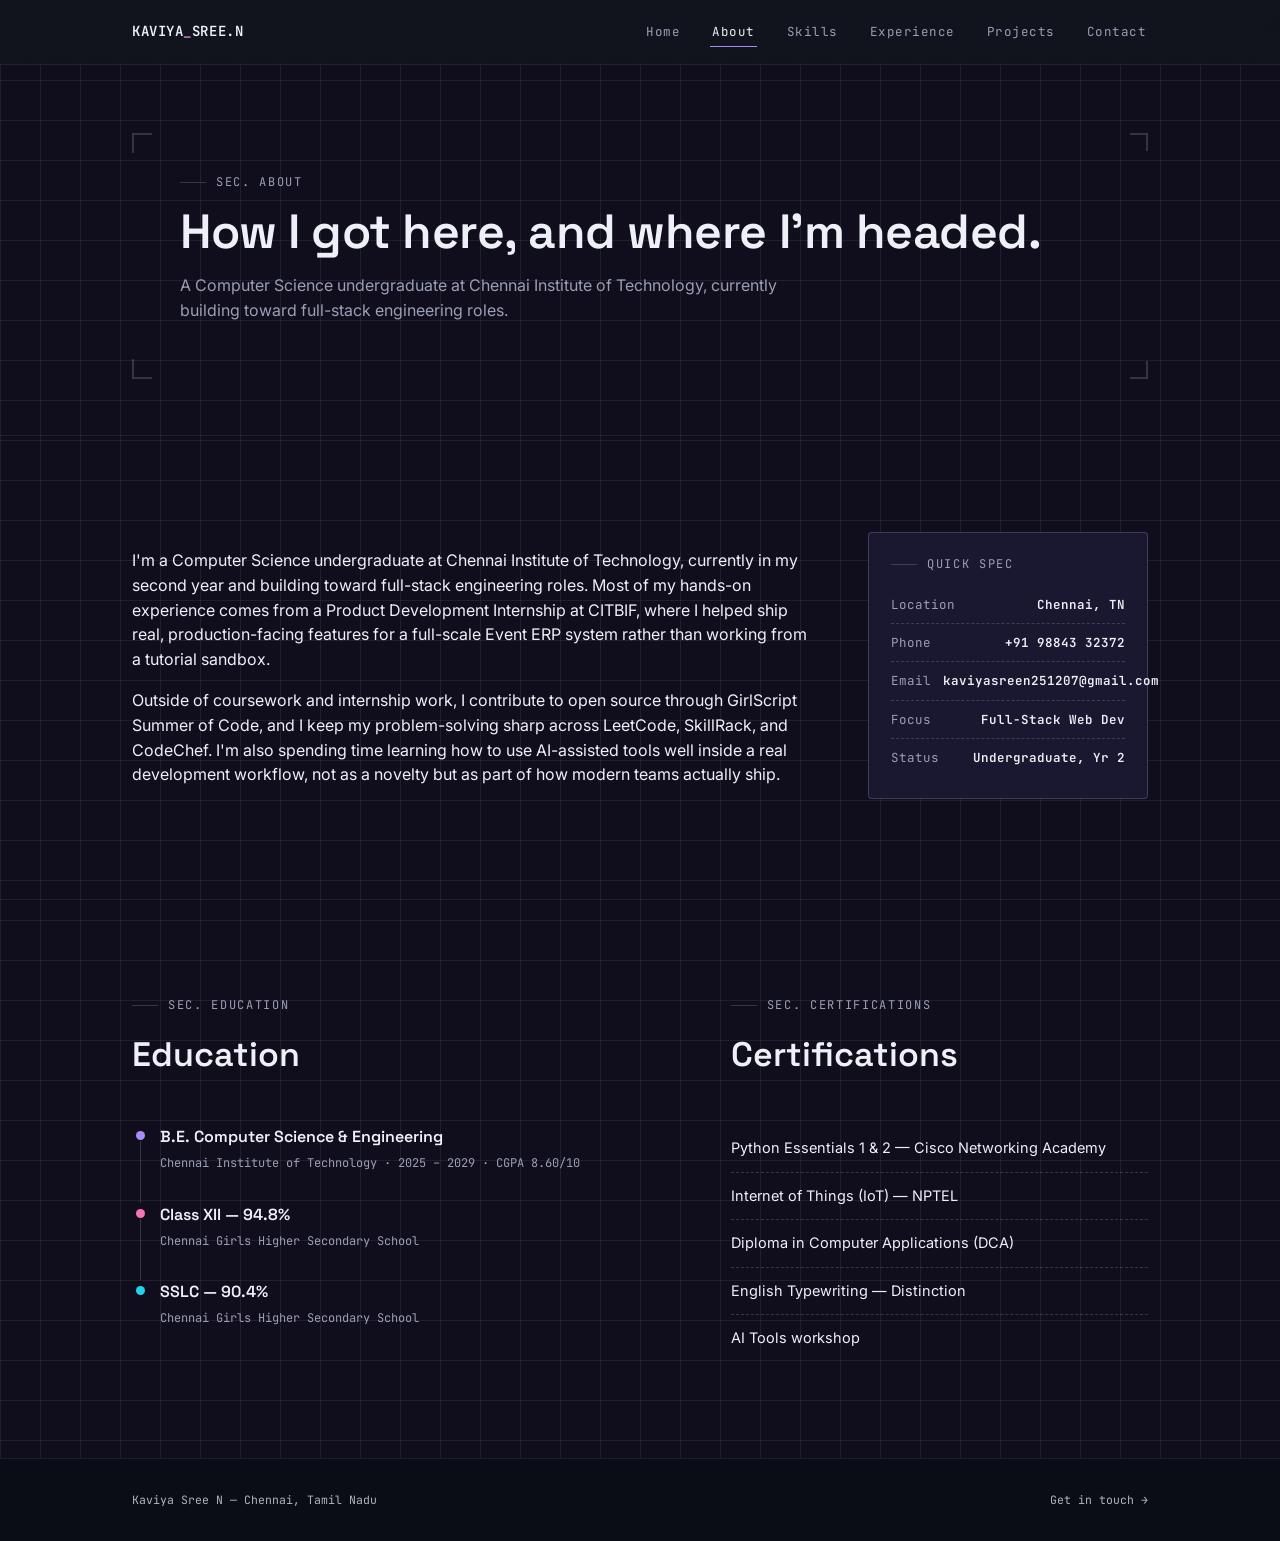
<file: about.html>
<!DOCTYPE html>
<html lang="en">
<head>
<meta charset="UTF-8">
<meta name="viewport" content="width=device-width, initial-scale=1.0">
<title>About — Kaviya Sree N</title>
<link rel="preconnect" href="https://fonts.googleapis.com">
<link href="https://fonts.googleapis.com/css2?family=Space+Grotesk:wght@400;500;600;700&family=Inter:wght@400;500;600&family=JetBrains+Mono:wght@400;500;600&display=swap" rel="stylesheet">
<link rel="stylesheet" href="style.css">
</head>
<body class="grid-bg">

<header class="nav">
  <div class="wrap">
    <a class="nav-mark" href="index.html">KAVIYA<span>_</span>SREE.N</a>
    <button class="nav-toggle" aria-label="Toggle menu" aria-expanded="false">☰</button>
    <ul class="nav-links">
      <li><a href="index.html">Home</a></li>
      <li><a href="about.html" class="active">About</a></li>
      <li><a href="skills.html">Skills</a></li>
      <li><a href="experience.html">Experience</a></li>
      <li><a href="projects.html">Projects</a></li>
      <li><a href="contact.html">Contact</a></li>
    </ul>
  </div>
</header>

<section class="page-hero">
  <div class="wrap">
    <div class="frame ticks">
      <span class="tick-tr"></span><span class="tick-br"></span>
      <div class="eyebrow">Sec. About</div>
      <h1>How I got here, and where I'm headed.</h1>
      <p class="lede">A Computer Science undergraduate at Chennai Institute of Technology, currently building toward full-stack engineering roles.</p>
    </div>
  </div>
</section>

<section>
  <div class="wrap">
    <div class="about-grid">
      <div>
        <p>I'm a Computer Science undergraduate at Chennai Institute of Technology, currently in my second year and building toward full-stack engineering roles. Most of my hands-on experience comes from a Product Development Internship at CITBIF, where I helped ship real, production-facing features for a full-scale Event ERP system rather than working from a tutorial sandbox.</p>
        <p>Outside of coursework and internship work, I contribute to open source through GirlScript Summer of Code, and I keep my problem-solving sharp across LeetCode, SkillRack, and CodeChef. I'm also spending time learning how to use AI-assisted tools well inside a real development workflow, not as a novelty but as part of how modern teams actually ship.</p>
      </div>
      <div class="spec-card">
        <div class="eyebrow">Quick spec</div>
        <div class="spec-row"><span>Location</span><span>Chennai, TN</span></div>
        <div class="spec-row"><span>Phone</span><span>+91 98843 32372</span></div>
        <div class="spec-row"><span>Email</span><span>kaviyasreen251207@gmail.com</span></div>
        <div class="spec-row"><span>Focus</span><span>Full-Stack Web Dev</span></div>
        <div class="spec-row"><span>Status</span><span>Undergraduate, Yr 2</span></div>
      </div>
    </div>
  </div>
</section>

<section id="education">
  <div class="wrap">
    <div class="edu-cert-grid">
      <div>
        <div class="sec-head">
          <div class="eyebrow">Sec. Education</div>
          <h2>Education</h2>
        </div>
        <ul class="timeline">
          <li>
            <div class="t-title">B.E. Computer Science &amp; Engineering</div>
            <div class="t-meta">Chennai Institute of Technology · 2025 – 2029 · CGPA 8.60/10</div>
          </li>
          <li>
            <div class="t-title">Class XII — 94.8%</div>
            <div class="t-meta">Chennai Girls Higher Secondary School</div>
          </li>
          <li>
            <div class="t-title">SSLC — 90.4%</div>
            <div class="t-meta">Chennai Girls Higher Secondary School</div>
          </li>
        </ul>
      </div>
      <div>
        <div class="sec-head">
          <div class="eyebrow">Sec. Certifications</div>
          <h2>Certifications</h2>
        </div>
        <ul class="cert-list">
          <li>Python Essentials 1 &amp; 2 — Cisco Networking Academy</li>
          <li>Internet of Things (IoT) — NPTEL</li>
          <li>Diploma in Computer Applications (DCA)</li>
          <li>English Typewriting — Distinction</li>
          <li>AI Tools workshop</li>
        </ul>
      </div>
    </div>
  </div>
</section>

<footer class="site-footer">
  <div class="wrap">
    <span>Kaviya Sree N — Chennai, Tamil Nadu</span>
    <span><a href="contact.html">Get in touch →</a></span>
  </div>
</footer>

<script src="script.js"></script>
</body>
</html>
</file>
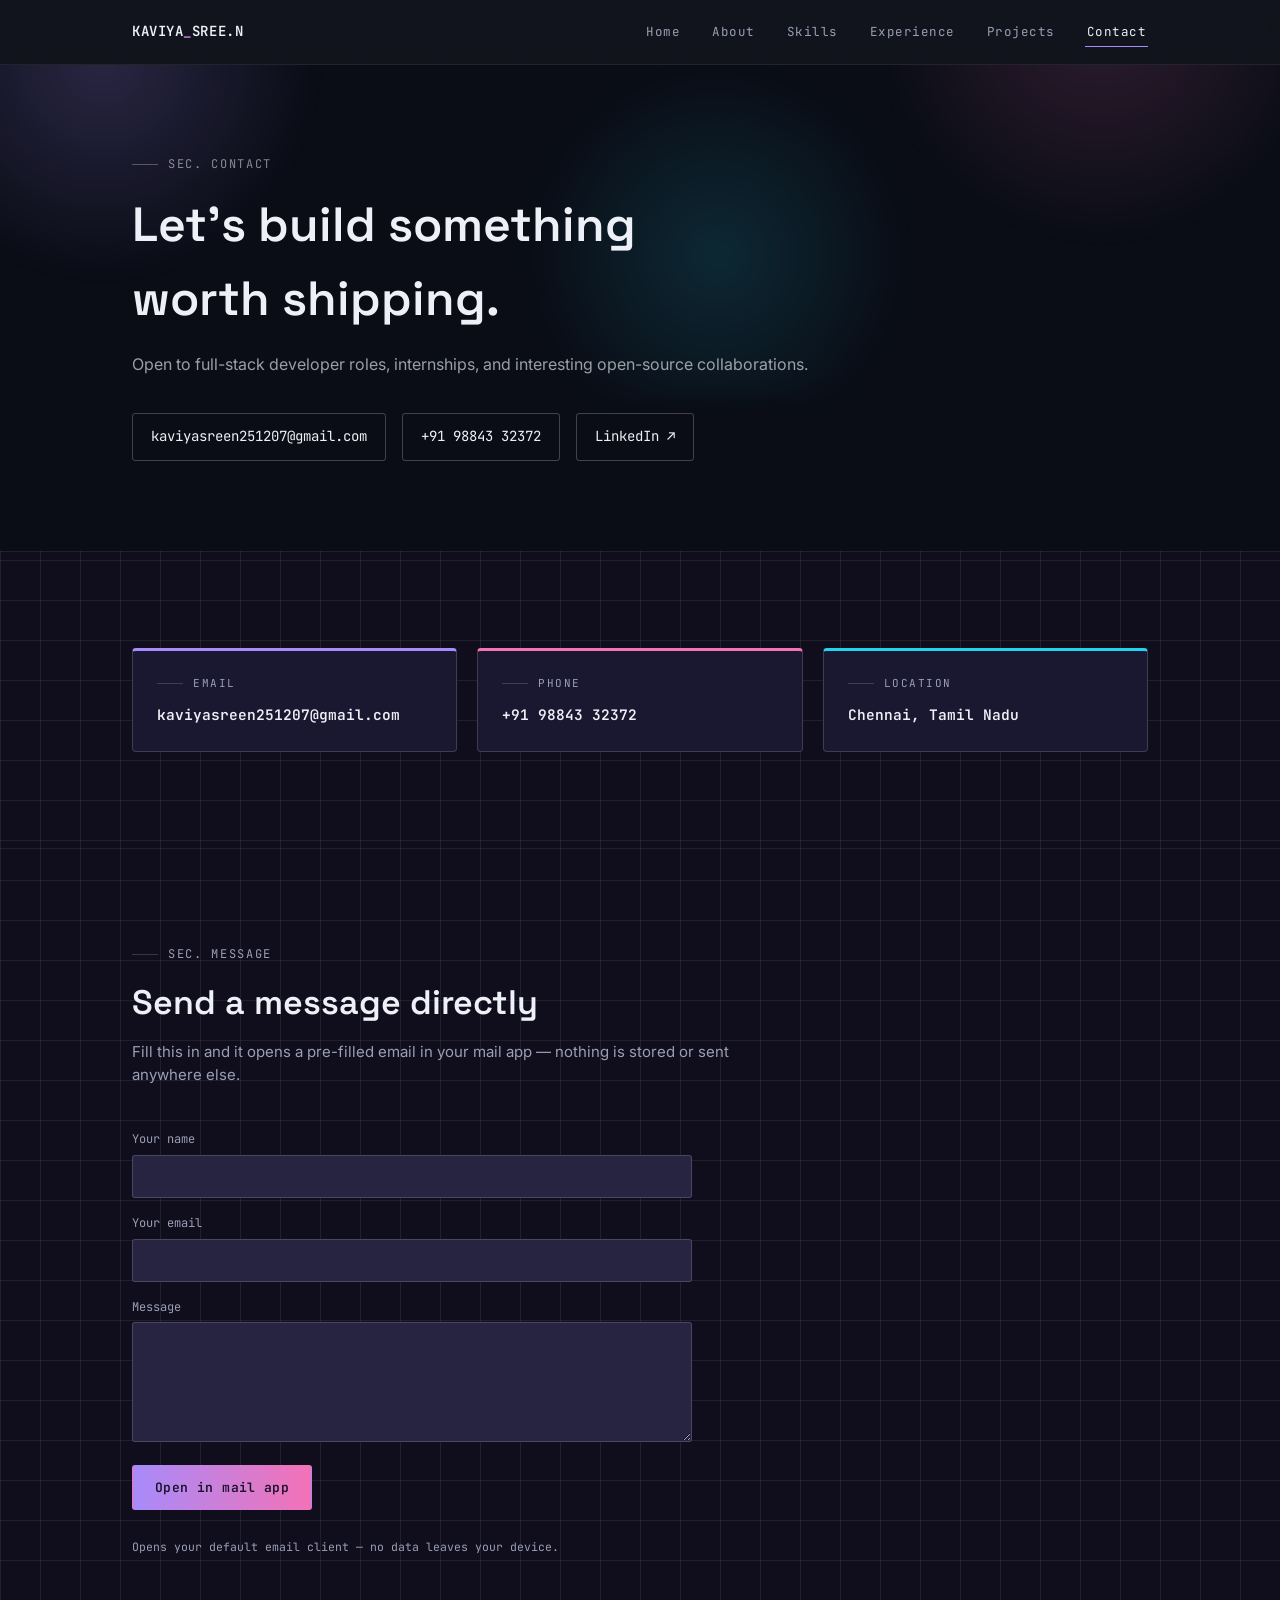
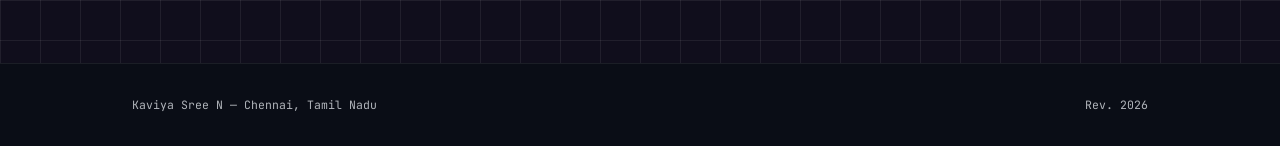
<file: contact.html>
<!DOCTYPE html>
<html lang="en">
<head>
<meta charset="UTF-8">
<meta name="viewport" content="width=device-width, initial-scale=1.0">
<title>Contact — Kaviya Sree N</title>
<link rel="preconnect" href="https://fonts.googleapis.com">
<link href="https://fonts.googleapis.com/css2?family=Space+Grotesk:wght@400;500;600;700&family=Inter:wght@400;500;600&family=JetBrains+Mono:wght@400;500;600&display=swap" rel="stylesheet">
<link rel="stylesheet" href="style.css">
</head>
<body class="grid-bg">

<header class="nav">
  <div class="wrap">
    <a class="nav-mark" href="index.html">KAVIYA<span>_</span>SREE.N</a>
    <button class="nav-toggle" aria-label="Toggle menu" aria-expanded="false">☰</button>
    <ul class="nav-links">
      <li><a href="index.html">Home</a></li>
      <li><a href="about.html">About</a></li>
      <li><a href="skills.html">Skills</a></li>
      <li><a href="experience.html">Experience</a></li>
      <li><a href="projects.html">Projects</a></li>
      <li><a href="contact.html" class="active">Contact</a></li>
    </ul>
  </div>
</header>

<section class="contact-hero">
  <div class="wrap">
    <div class="eyebrow">Sec. Contact</div>
    <h1>Let's build something worth shipping.</h1>
    <p class="lede">Open to full-stack developer roles, internships, and interesting open-source collaborations.</p>
    <div class="contact-row">
      <a href="mailto:kaviyasreen251207@gmail.com">kaviyasreen251207@gmail.com</a>
      <a href="tel:+919884332372">+91 98843 32372</a>
      <a href="https://www.linkedin.com/in/kaviya-sree-na6293b380" target="_blank" rel="noopener">LinkedIn ↗</a>
    </div>
  </div>
</section>

<section>
  <div class="wrap">
    <div class="contact-detail-grid">
      <div class="contact-detail">
        <div class="eyebrow">Email</div>
        <a href="mailto:kaviyasreen251207@gmail.com">kaviyasreen251207@gmail.com</a>
      </div>
      <div class="contact-detail">
        <div class="eyebrow">Phone</div>
        <a href="tel:+919884332372">+91 98843 32372</a>
      </div>
      <div class="contact-detail">
        <div class="eyebrow">Location</div>
        <span class="val">Chennai, Tamil Nadu</span>
      </div>
    </div>
  </div>
</section>

<section>
  <div class="wrap">
    <div class="sec-head">
      <div class="eyebrow">Sec. Message</div>
      <h2>Send a message directly</h2>
      <p>Fill this in and it opens a pre-filled email in your mail app — nothing is stored or sent anywhere else.</p>
    </div>
    <form class="contact-form" id="contact-form">
      <div>
        <label for="name">Your name</label>
        <input type="text" id="name" name="name" required>
      </div>
      <div>
        <label for="email">Your email</label>
        <input type="email" id="email" name="email" required>
      </div>
      <div>
        <label for="message">Message</label>
        <textarea id="message" name="message" required></textarea>
      </div>
      <div>
        <button type="submit" class="btn btn-primary">Open in mail app</button>
      </div>
      <p class="form-note">Opens your default email client — no data leaves your device.</p>
    </form>
  </div>
</section>

<footer class="site-footer">
  <div class="wrap">
    <span>Kaviya Sree N — Chennai, Tamil Nadu</span>
    <span>Rev. 2026</span>
  </div>
</footer>

<script src="script.js"></script>
<script>
  document.getElementById('contact-form').addEventListener('submit', function (e) {
    e.preventDefault();
    var name = document.getElementById('name').value;
    var email = document.getElementById('email').value;
    var message = document.getElementById('message').value;
    var subject = encodeURIComponent('Portfolio contact from ' + name);
    var body = encodeURIComponent(message + '\n\n— ' + name + ' (' + email + ')');
    window.location.href = 'mailto:kaviyasreen251207@gmail.com?subject=' + subject + '&body=' + body;
  });
</script>
</body>
</html>
</file>
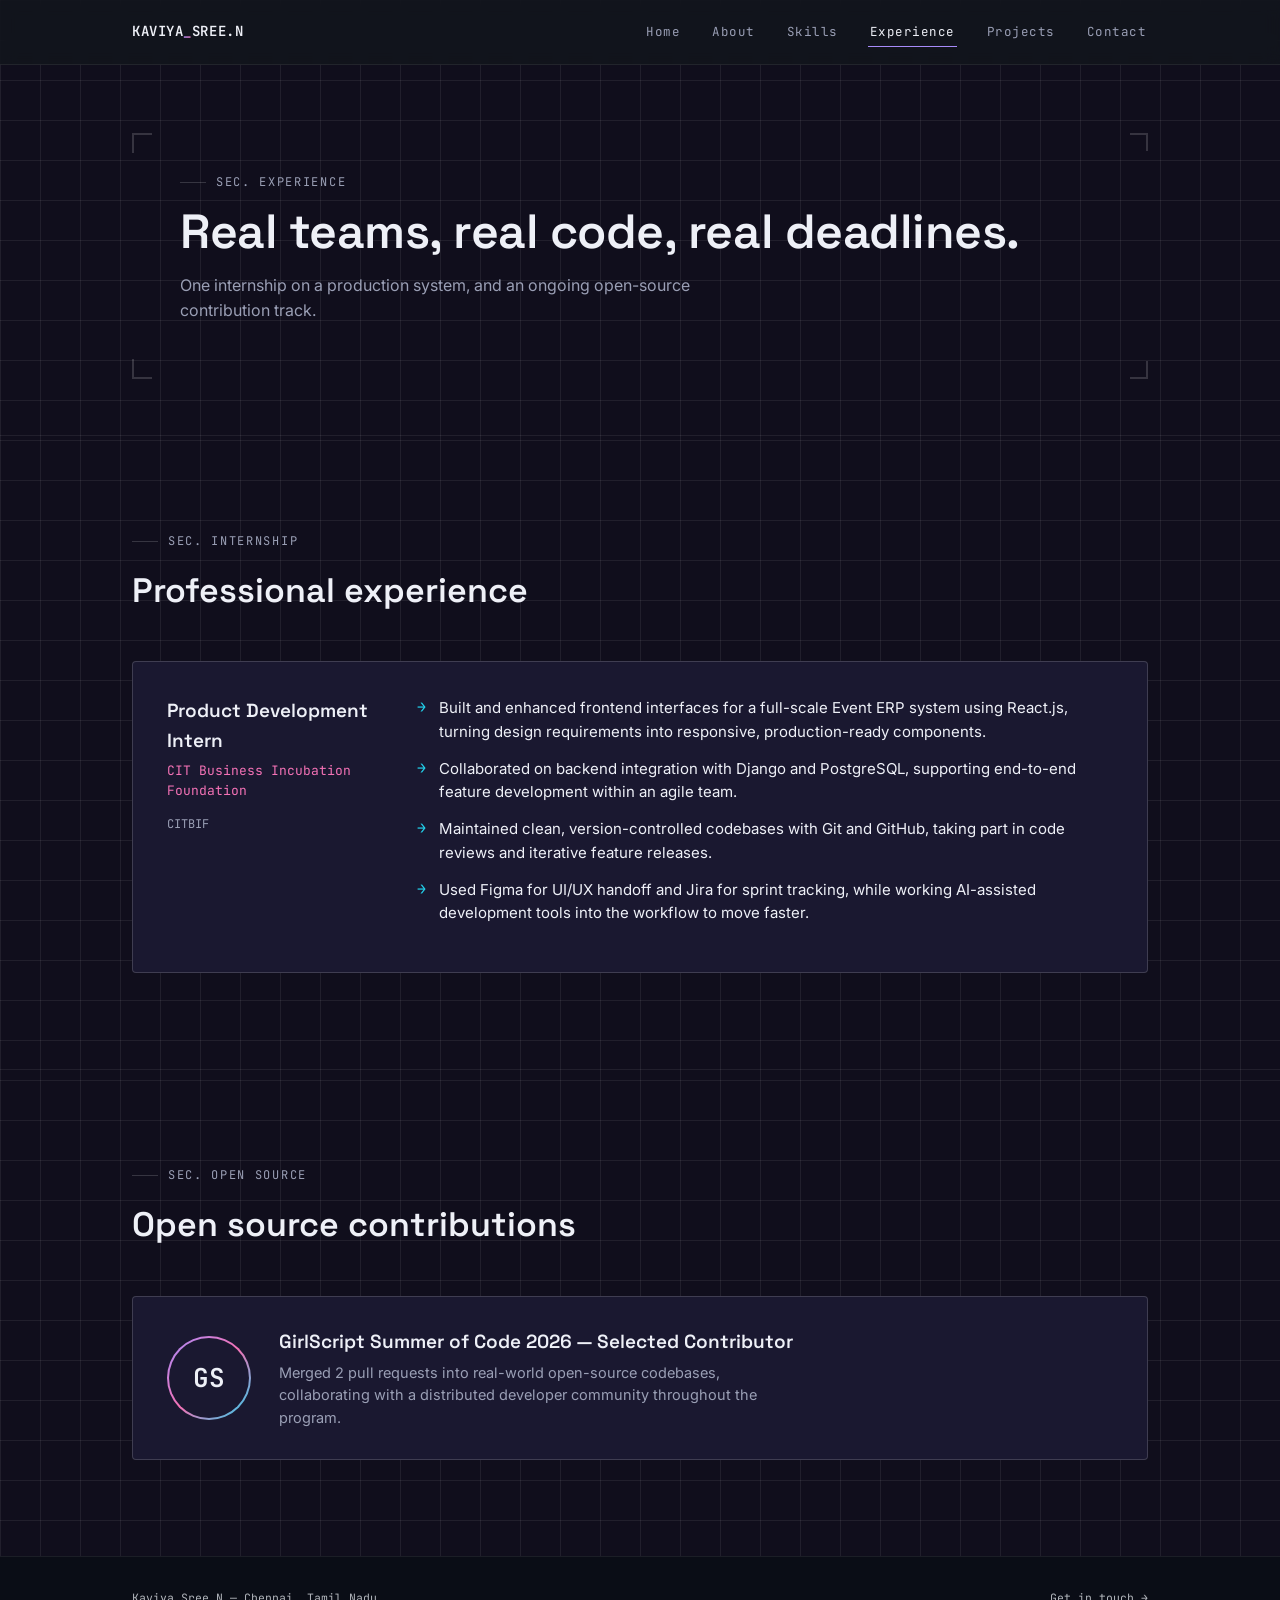
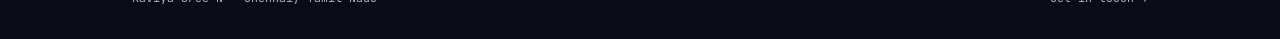
<file: experience.html>
<!DOCTYPE html>
<html lang="en">
<head>
<meta charset="UTF-8">
<meta name="viewport" content="width=device-width, initial-scale=1.0">
<title>Experience — Kaviya Sree N</title>
<link rel="preconnect" href="https://fonts.googleapis.com">
<link href="https://fonts.googleapis.com/css2?family=Space+Grotesk:wght@400;500;600;700&family=Inter:wght@400;500;600&family=JetBrains+Mono:wght@400;500;600&display=swap" rel="stylesheet">
<link rel="stylesheet" href="style.css">
</head>
<body class="grid-bg">

<header class="nav">
  <div class="wrap">
    <a class="nav-mark" href="index.html">KAVIYA<span>_</span>SREE.N</a>
    <button class="nav-toggle" aria-label="Toggle menu" aria-expanded="false">☰</button>
    <ul class="nav-links">
      <li><a href="index.html">Home</a></li>
      <li><a href="about.html">About</a></li>
      <li><a href="skills.html">Skills</a></li>
      <li><a href="experience.html" class="active">Experience</a></li>
      <li><a href="projects.html">Projects</a></li>
      <li><a href="contact.html">Contact</a></li>
    </ul>
  </div>
</header>

<section class="page-hero">
  <div class="wrap">
    <div class="frame ticks">
      <span class="tick-tr"></span><span class="tick-br"></span>
      <div class="eyebrow">Sec. Experience</div>
      <h1>Real teams, real code, real deadlines.</h1>
      <p class="lede">One internship on a production system, and an ongoing open-source contribution track.</p>
    </div>
  </div>
</section>

<section id="experience">
  <div class="wrap">
    <div class="sec-head">
      <div class="eyebrow">Sec. Internship</div>
      <h2>Professional experience</h2>
    </div>
    <div class="exp-card">
      <div class="exp-side">
        <div class="role">Product Development Intern</div>
        <div class="org">CIT Business Incubation Foundation</div>
        <div class="dates">CITBIF</div>
      </div>
      <ul class="exp-list">
        <li>Built and enhanced frontend interfaces for a full-scale Event ERP system using React.js, turning design requirements into responsive, production-ready components.</li>
        <li>Collaborated on backend integration with Django and PostgreSQL, supporting end-to-end feature development within an agile team.</li>
        <li>Maintained clean, version-controlled codebases with Git and GitHub, taking part in code reviews and iterative feature releases.</li>
        <li>Used Figma for UI/UX handoff and Jira for sprint tracking, while working AI-assisted development tools into the workflow to move faster.</li>
      </ul>
    </div>
  </div>
</section>

<section id="opensource">
  <div class="wrap">
    <div class="sec-head">
      <div class="eyebrow">Sec. Open Source</div>
      <h2>Open source contributions</h2>
    </div>
    <div class="oss-card">
      <div class="oss-badge">GS</div>
      <div class="oss-text">
        <h3>GirlScript Summer of Code 2026 — Selected Contributor</h3>
        <p>Merged 2 pull requests into real-world open-source codebases, collaborating with a distributed developer community throughout the program.</p>
      </div>
    </div>
  </div>
</section>

<footer class="site-footer">
  <div class="wrap">
    <span>Kaviya Sree N — Chennai, Tamil Nadu</span>
    <span><a href="contact.html">Get in touch →</a></span>
  </div>
</footer>

<script src="script.js"></script>
</body>
</html>
</file>
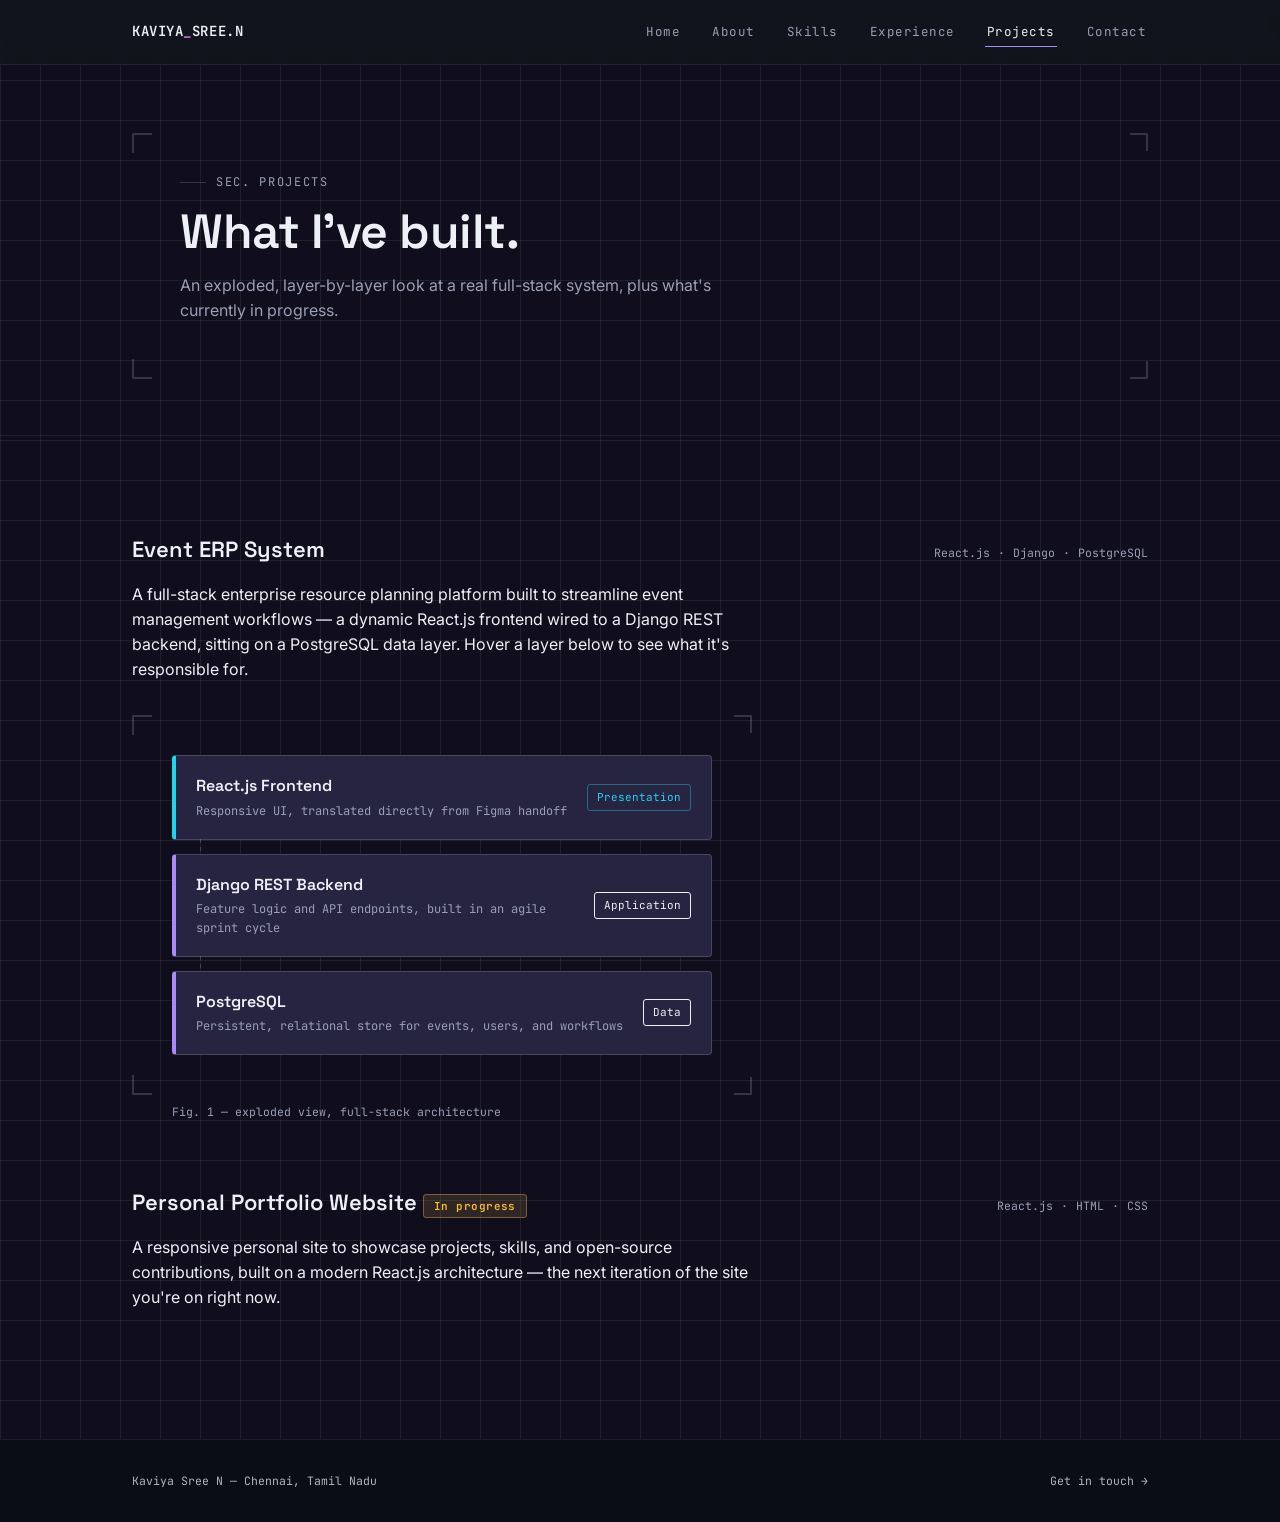
<file: projects.html>
<!DOCTYPE html>
<html lang="en">
<head>
<meta charset="UTF-8">
<meta name="viewport" content="width=device-width, initial-scale=1.0">
<title>Projects — Kaviya Sree N</title>
<link rel="preconnect" href="https://fonts.googleapis.com">
<link href="https://fonts.googleapis.com/css2?family=Space+Grotesk:wght@400;500;600;700&family=Inter:wght@400;500;600&family=JetBrains+Mono:wght@400;500;600&display=swap" rel="stylesheet">
<link rel="stylesheet" href="style.css">
</head>
<body class="grid-bg">

<header class="nav">
  <div class="wrap">
    <a class="nav-mark" href="index.html">KAVIYA<span>_</span>SREE.N</a>
    <button class="nav-toggle" aria-label="Toggle menu" aria-expanded="false">☰</button>
    <ul class="nav-links">
      <li><a href="index.html">Home</a></li>
      <li><a href="about.html">About</a></li>
      <li><a href="skills.html">Skills</a></li>
      <li><a href="experience.html">Experience</a></li>
      <li><a href="projects.html" class="active">Projects</a></li>
      <li><a href="contact.html">Contact</a></li>
    </ul>
  </div>
</header>

<section class="page-hero">
  <div class="wrap">
    <div class="frame ticks">
      <span class="tick-tr"></span><span class="tick-br"></span>
      <div class="eyebrow">Sec. Projects</div>
      <h1>What I've built.</h1>
      <p class="lede">An exploded, layer-by-layer look at a real full-stack system, plus what's currently in progress.</p>
    </div>
  </div>
</section>

<section id="projects">
  <div class="wrap">

    <div class="project-block">
      <div class="project-head">
        <h3>Event ERP System</h3>
        <div class="project-stack-tags"><span>React.js</span>·<span>Django</span>·<span>PostgreSQL</span></div>
      </div>
      <p class="project-desc">A full-stack enterprise resource planning platform built to streamline event management workflows — a dynamic React.js frontend wired to a Django REST backend, sitting on a PostgreSQL data layer. Hover a layer below to see what it's responsible for.</p>

      <div class="stack-diagram ticks">
        <span class="tick-tr"></span><span class="tick-br"></span>
        <div class="stack-layer">
          <div>
            <div class="l-name">React.js Frontend</div>
            <div class="l-role">Responsive UI, translated directly from Figma handoff</div>
          </div>
          <span class="l-tag">Presentation</span>
        </div>
        <div class="stack-layer">
          <div>
            <div class="l-name">Django REST Backend</div>
            <div class="l-role">Feature logic and API endpoints, built in an agile sprint cycle</div>
          </div>
          <span class="l-tag">Application</span>
        </div>
        <div class="stack-layer">
          <div>
            <div class="l-name">PostgreSQL</div>
            <div class="l-role">Persistent, relational store for events, users, and workflows</div>
          </div>
          <span class="l-tag">Data</span>
        </div>
      </div>
      <div class="project-note">Fig. 1 — exploded view, full-stack architecture</div>
    </div>

    <div class="project-block">
      <div class="project-head">
        <h3>Personal Portfolio Website <span class="status-tag">In progress</span></h3>
        <div class="project-stack-tags"><span>React.js</span>·<span>HTML</span>·<span>CSS</span></div>
      </div>
      <p class="project-desc">A responsive personal site to showcase projects, skills, and open-source contributions, built on a modern React.js architecture — the next iteration of the site you're on right now.</p>
    </div>

  </div>
</section>

<footer class="site-footer">
  <div class="wrap">
    <span>Kaviya Sree N — Chennai, Tamil Nadu</span>
    <span><a href="contact.html">Get in touch →</a></span>
  </div>
</footer>

<script src="script.js"></script>
</body>
</html>
</file>
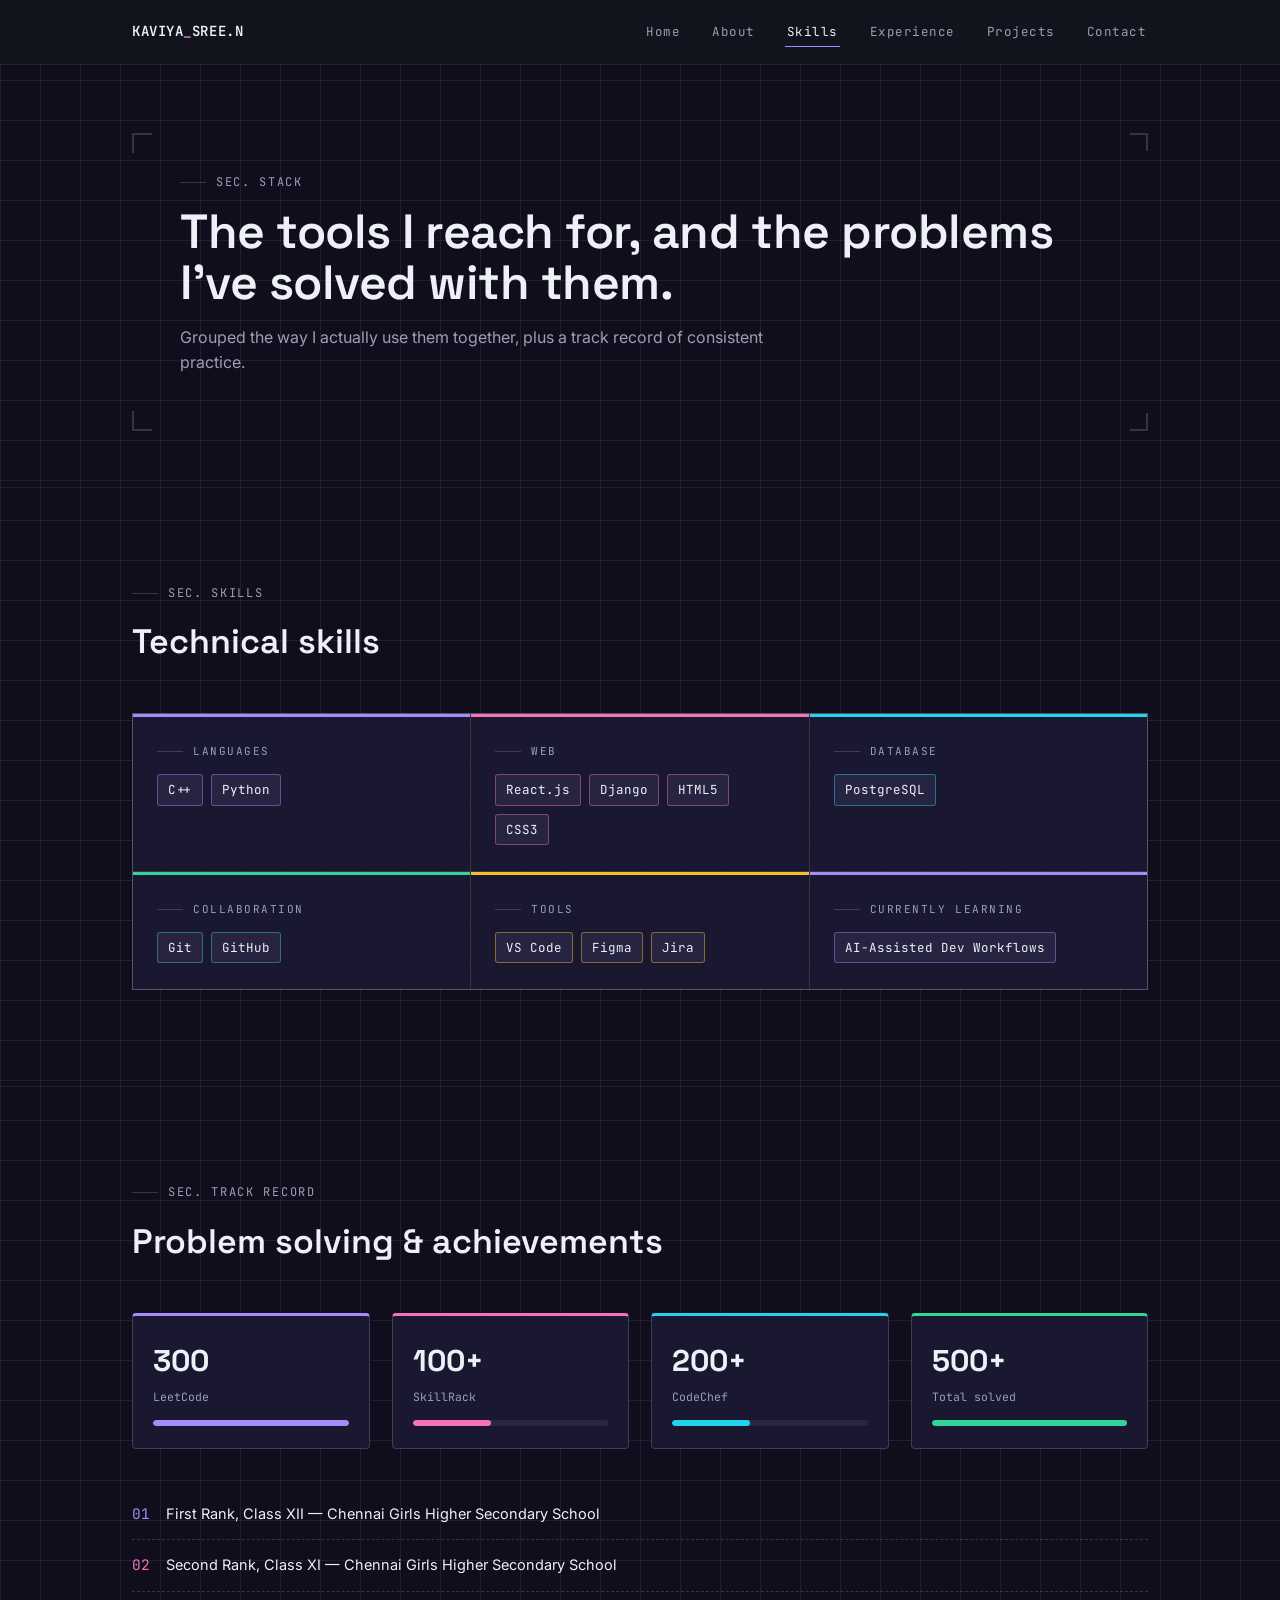
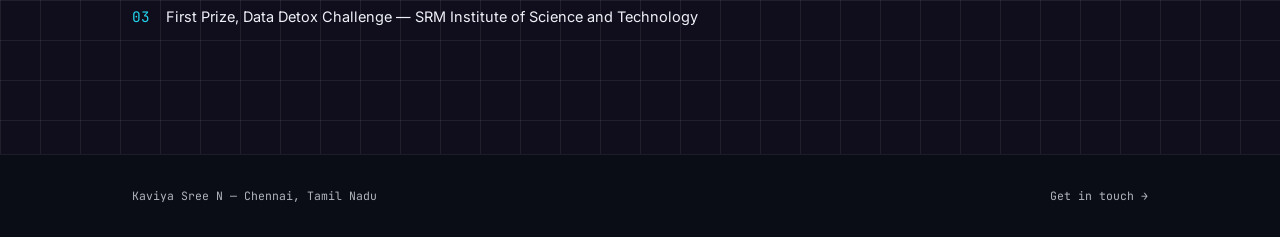
<file: skills.html>
<!DOCTYPE html>
<html lang="en">
<head>
<meta charset="UTF-8">
<meta name="viewport" content="width=device-width, initial-scale=1.0">
<title>Skills — Kaviya Sree N</title>
<link rel="preconnect" href="https://fonts.googleapis.com">
<link href="https://fonts.googleapis.com/css2?family=Space+Grotesk:wght@400;500;600;700&family=Inter:wght@400;500;600&family=JetBrains+Mono:wght@400;500;600&display=swap" rel="stylesheet">
<link rel="stylesheet" href="style.css">
</head>
<body class="grid-bg">

<header class="nav">
  <div class="wrap">
    <a class="nav-mark" href="index.html">KAVIYA<span>_</span>SREE.N</a>
    <button class="nav-toggle" aria-label="Toggle menu" aria-expanded="false">☰</button>
    <ul class="nav-links">
      <li><a href="index.html">Home</a></li>
      <li><a href="about.html">About</a></li>
      <li><a href="skills.html" class="active">Skills</a></li>
      <li><a href="experience.html">Experience</a></li>
      <li><a href="projects.html">Projects</a></li>
      <li><a href="contact.html">Contact</a></li>
    </ul>
  </div>
</header>

<section class="page-hero">
  <div class="wrap">
    <div class="frame ticks">
      <span class="tick-tr"></span><span class="tick-br"></span>
      <div class="eyebrow">Sec. Stack</div>
      <h1>The tools I reach for, and the problems I've solved with them.</h1>
      <p class="lede">Grouped the way I actually use them together, plus a track record of consistent practice.</p>
    </div>
  </div>
</section>

<section id="skills">
  <div class="wrap">
    <div class="sec-head">
      <div class="eyebrow">Sec. Skills</div>
      <h2>Technical skills</h2>
    </div>
    <div class="skills-grid">
      <div class="skill-cell">
        <div class="eyebrow">Languages</div>
        <div class="skill-tags"><span class="tag">C++</span><span class="tag">Python</span></div>
      </div>
      <div class="skill-cell">
        <div class="eyebrow">Web</div>
        <div class="skill-tags"><span class="tag">React.js</span><span class="tag">Django</span><span class="tag">HTML5</span><span class="tag">CSS3</span></div>
      </div>
      <div class="skill-cell">
        <div class="eyebrow">Database</div>
        <div class="skill-tags"><span class="tag">PostgreSQL</span></div>
      </div>
      <div class="skill-cell">
        <div class="eyebrow">Collaboration</div>
        <div class="skill-tags"><span class="tag">Git</span><span class="tag">GitHub</span></div>
      </div>
      <div class="skill-cell">
        <div class="eyebrow">Tools</div>
        <div class="skill-tags"><span class="tag">VS Code</span><span class="tag">Figma</span><span class="tag">Jira</span></div>
      </div>
      <div class="skill-cell">
        <div class="eyebrow">Currently learning</div>
        <div class="skill-tags"><span class="tag">AI-Assisted Dev Workflows</span></div>
      </div>
    </div>
  </div>
</section>

<section id="stats">
  <div class="wrap">
    <div class="sec-head">
      <div class="eyebrow">Sec. Track Record</div>
      <h2>Problem solving &amp; achievements</h2>
    </div>
    <div class="stats-grid">
      <div class="stat-card">
        <div class="num">300</div>
        <div class="label">LeetCode</div>
        <div class="gauge"><span style="width:100%"></span></div>
      </div>
      <div class="stat-card">
        <div class="num">100+</div>
        <div class="label">SkillRack</div>
        <div class="gauge"><span style="width:40%"></span></div>
      </div>
      <div class="stat-card">
        <div class="num">200+</div>
        <div class="label">CodeChef</div>
        <div class="gauge"><span style="width:40%"></span></div>
      </div>
      <div class="stat-card">
        <div class="num">500+</div>
        <div class="label">Total solved</div>
        <div class="gauge"><span style="width:100%"></span></div>
      </div>
    </div>
    <ul class="achieve-list">
      <li><span class="mark">01</span>First Rank, Class XII — Chennai Girls Higher Secondary School</li>
      <li><span class="mark">02</span>Second Rank, Class XI — Chennai Girls Higher Secondary School</li>
      <li><span class="mark">03</span>First Prize, Data Detox Challenge — SRM Institute of Science and Technology</li>
    </ul>
  </div>
</section>

<footer class="site-footer">
  <div class="wrap">
    <span>Kaviya Sree N — Chennai, Tamil Nadu</span>
    <span><a href="contact.html">Get in touch →</a></span>
  </div>
</footer>

<script src="script.js"></script>
</body>
</html>
</file>
<file: style.css>
:root{
  --ink:#eef0f7;
  --blueprint:#0a0d16;
  --blueprint-line: rgba(255,255,255,0.07);
  --blueprint-line-strong: rgba(255,255,255,0.16);
  --paper:#100e1c;
  --paper-raised:#1a1830;
  --amber:#fbbf24;
  --teal:#22d3ee;
  --violet:#a78bfa;
  --pink:#f472b6;
  --emerald:#34d399;
  --muted:#9a9fb5;
  --white:#272442;

  --display: 'Space Grotesk', sans-serif;
  --body: 'Inter', sans-serif;
  --mono: 'JetBrains Mono', monospace;
}

*{ box-sizing: border-box; }
html{ scroll-behavior: smooth; }
body{
  margin:0;
  background: var(--paper);
  color: var(--ink);
  font-family: var(--body);
  line-height: 1.55;
  -webkit-font-smoothing: antialiased;
}

a{ color: inherit; }
img{ max-width:100%; }
::selection{ background: var(--pink); color: var(--paper); }
:focus-visible{ outline: 2px solid var(--teal); outline-offset: 3px; }

.wrap{ max-width: 1080px; margin: 0 auto; padding: 0 32px; }

.grid-bg{
  background-image:
    linear-gradient(var(--blueprint-line) 1px, transparent 1px),
    linear-gradient(90deg, var(--blueprint-line) 1px, transparent 1px);
  background-size: 40px 40px;
}

.ticks{ position:relative; }
.ticks::before, .ticks::after, .ticks .tick-tr, .ticks .tick-br{
  content:""; position:absolute; width:18px; height:18px;
  border: 2px solid var(--blueprint-line-strong);
}
.ticks::before{ top:0; left:0; border-right:none; border-bottom:none; }
.ticks::after{ bottom:0; left:0; border-right:none; border-top:none; }
.ticks .tick-tr{ top:0; right:0; border-left:none; border-bottom:none; }
.ticks .tick-br{ bottom:0; right:0; border-left:none; border-top:none; }

.eyebrow{
  font-family: var(--mono); font-size: 12px; letter-spacing: 0.14em;
  text-transform: uppercase; color: var(--muted);
  display:flex; align-items:center; gap:10px; margin: 0 0 14px;
}
.eyebrow::before{ content:""; width:26px; height:1px; background: var(--blueprint-line-strong); }

h1,h2,h3{ font-family: var(--display); font-weight: 600; margin: 0; color: var(--ink); }

section{ padding: 96px 0; position:relative; }
section + section{ border-top: 1px solid var(--blueprint-line); }

/* ---------- nav ---------- */
header.nav{
  position: sticky; top:0; z-index: 50;
  background: rgba(18,21,28,0.86);
  backdrop-filter: blur(8px);
  border-bottom: 1px solid var(--blueprint-line);
}
.nav .wrap{ display:flex; align-items:center; justify-content:space-between; height: 64px; }
.nav-mark{ font-family: var(--mono); font-weight:600; font-size:14px; letter-spacing:0.04em; text-decoration:none; }
.nav-mark span{
  background: linear-gradient(90deg, var(--violet), var(--pink));
  -webkit-background-clip: text; background-clip: text; color: transparent;
}
.nav-links{ display:flex; gap:28px; font-family: var(--mono); font-size:12.5px; letter-spacing:0.04em; list-style:none; margin:0; padding:0; }
.nav-links a{
  text-decoration:none; color: var(--muted); padding: 6px 2px;
  border-bottom: 1px solid transparent; transition: color .15s ease, border-color .15s ease;
}
.nav-links a:hover{ color: var(--ink); border-color: var(--pink); }
.nav-links a.active{ color: var(--ink); border-color: var(--violet); }

.nav-toggle{
  display:none; background:none; border:1px solid var(--blueprint-line-strong);
  border-radius:3px; width:38px; height:34px; cursor:pointer;
  font-family: var(--mono); color: var(--ink); font-size:16px;
}

@media (max-width: 720px){
  .nav-links{
    position:absolute; top:64px; left:0; right:0;
    background: var(--paper-raised); border-bottom: 1px solid var(--blueprint-line-strong);
    flex-direction:column; gap:0; padding: 8px 0;
    display:none;
  }
  .nav-links.open{ display:flex; }
  .nav-links a{ padding: 14px 32px; display:block; }
  .nav-toggle{ display:block; }
}

/* ---------- generic page hero (inner pages) ---------- */
.page-hero{ padding: 68px 0 56px; }
.page-hero .frame{ padding: 40px clamp(18px,4vw,48px); }
.page-hero h1{ font-size: clamp(32px, 5vw, 48px); line-height:1.08; letter-spacing:-0.01em; }
.page-hero p.lede{ max-width:600px; color: var(--muted); margin-top:16px; font-size:16px; }

/* ---------- hero (home) ---------- */
.hero{ padding-top: 110px; padding-bottom: 100px; position:relative; overflow:hidden; }
.hero::before{
  content:""; position:absolute; inset: -20% -10% auto -10%; height: 620px;
  background:
    radial-gradient(420px circle at 12% 20%, rgba(167,139,250,0.22), transparent 60%),
    radial-gradient(460px circle at 85% 10%, rgba(244,114,182,0.18), transparent 60%),
    radial-gradient(380px circle at 60% 60%, rgba(34,211,238,0.14), transparent 60%);
  filter: blur(10px);
  pointer-events:none;
  z-index:0;
}
.hero .wrap{ position:relative; z-index:1; }
.hero-frame{ padding: 48px clamp(20px, 5vw, 56px); }
.hero-status{
  display:inline-flex; align-items:center; gap:8px; font-family: var(--mono); font-size:12px;
  letter-spacing:.06em; color: var(--emerald); background: rgba(52,211,153,0.1);
  border: 1px solid rgba(52,211,153,0.35); padding: 6px 12px; border-radius: 3px; margin-bottom: 28px;
}
.hero-status .dot{
  width:7px; height:7px; border-radius:50%;
  background: linear-gradient(90deg, var(--emerald), var(--teal));
  animation: pulse 2.2s infinite ease-in-out;
}
@keyframes pulse{ 0%,100%{ opacity:1; } 50%{ opacity:.35; } }
.hero h1{ font-size: clamp(38px, 6vw, 64px); line-height: 1.05; letter-spacing: -0.01em; }
.hero h1 em{
  font-style: normal;
  background: linear-gradient(90deg, var(--violet), var(--pink) 55%, var(--teal));
  -webkit-background-clip: text; background-clip: text; color: transparent;
}
.hero-role{ font-family: var(--mono); font-size: 15px; color: var(--muted); margin-top: 18px; }
.hero-tagline{ max-width: 620px; font-size: 17px; margin-top: 22px; }
.hero-cta{ display:flex; gap:14px; flex-wrap:wrap; margin-top: 36px; }
.btn{
  font-family: var(--mono); font-size: 13px; letter-spacing: 0.03em; padding: 13px 22px;
  border-radius: 3px; text-decoration:none; display:inline-flex; align-items:center; gap:8px;
  transition: transform .15s ease, box-shadow .15s ease; border:1px solid transparent;
}
.btn-primary{
  background: linear-gradient(90deg, var(--violet), var(--pink));
  color: #17122b; font-weight:600; border-color: transparent;
}
.btn-primary:hover{ transform: translateY(-2px); box-shadow: 0 6px 0 0 var(--teal); }
.btn-ghost{ background: transparent; color: var(--ink); border-color: var(--blueprint-line-strong); }
.btn-ghost:hover{ border-color: var(--ink); transform: translateY(-2px); }
.hero-meta{ margin-top: 56px; display:grid; grid-template-columns: repeat(3, auto); gap: 40px; font-family: var(--mono); font-size: 12.5px; color: var(--muted); }
.hero-meta strong{ display:block; color: var(--ink); font-size: 20px; font-family: var(--display); margin-bottom: 2px; }

/* ---------- section heads ---------- */
.sec-head{ margin-bottom: 44px; max-width: 640px; }
.sec-head h2{ font-size: clamp(26px, 3.4vw, 34px); }
.sec-head p{ color: var(--muted); margin-top: 10px; font-size: 15px; }

/* ---------- home preview cards (link out to pages) ---------- */
.preview-grid{ display:grid; grid-template-columns: repeat(3,1fr); gap: 20px; }
.preview-card{
  background: var(--paper-raised); border: 1px solid var(--blueprint-line-strong);
  border-left: 3px solid var(--violet);
  border-radius: 4px; padding: 26px 24px; text-decoration:none; color: var(--ink);
  display:flex; flex-direction:column; gap:10px; transition: transform .15s ease, box-shadow .15s ease;
}
.preview-card:nth-child(1){ border-left-color: var(--violet); }
.preview-card:nth-child(2){ border-left-color: var(--pink); }
.preview-card:nth-child(3){ border-left-color: var(--teal); }
.preview-card:nth-child(4){ border-left-color: var(--emerald); }
.preview-card:nth-child(5){ border-left-color: var(--amber); }
.preview-card:hover{ transform: translateY(-4px); box-shadow: -8px 8px 0 0 var(--blueprint-line-strong); }
.preview-card h3{ font-size:18px; }
.preview-card p{ color: var(--muted); font-size:13.5px; margin:0; flex-grow:1; }
.preview-card:nth-child(1) .go{ color: var(--violet); }
.preview-card:nth-child(2) .go{ color: var(--pink); }
.preview-card:nth-child(3) .go{ color: var(--teal); }
.preview-card:nth-child(4) .go{ color: var(--emerald); }
.preview-card:nth-child(5) .go{ color: var(--amber); }
.preview-card .go{ font-family: var(--mono); font-size:12px; }

/* ---------- about ---------- */
.about-grid{ display:grid; grid-template-columns: 1fr 280px; gap: 56px; align-items:start; }
.about-grid p{ font-size: 16px; }
.about-grid p + p{ margin-top: 16px; }
.spec-card{ background: var(--paper-raised); border: 1px solid var(--blueprint-line-strong); border-radius: 4px; padding: 22px; }
.spec-card .eyebrow{ margin-bottom: 12px; }
.spec-row{ display:flex; justify-content:space-between; gap:12px; font-family: var(--mono); font-size:12.5px; padding: 9px 0; border-bottom: 1px dashed var(--blueprint-line-strong); }
.spec-row:last-child{ border-bottom:none; }
.spec-row span:first-child{ color: var(--muted); }
.spec-row span:last-child{ font-weight:600; text-align:right; }

/* ---------- skills ---------- */
.skills-grid{ display:grid; grid-template-columns: repeat(3, 1fr); gap: 1px; background: var(--blueprint-line-strong); border: 1px solid var(--blueprint-line-strong); }
.skill-cell{ background: var(--paper-raised); padding: 26px 24px; border-top: 3px solid var(--violet); }
.skill-cell:nth-child(1){ border-top-color: var(--violet); }
.skill-cell:nth-child(2){ border-top-color: var(--pink); }
.skill-cell:nth-child(3){ border-top-color: var(--teal); }
.skill-cell:nth-child(4){ border-top-color: var(--emerald); }
.skill-cell:nth-child(5){ border-top-color: var(--amber); }
.skill-cell:nth-child(6){ border-top-color: var(--violet); }
.skill-cell .eyebrow{ font-size:11px; margin-bottom:14px; }
.skill-tags{ display:flex; flex-wrap:wrap; gap:8px; }
.tag{ font-family: var(--mono); font-size:12.5px; padding: 5px 10px; border: 1px solid var(--blueprint-line-strong); border-radius: 3px; background: var(--white); }
.skill-cell:nth-child(1) .tag{ border-color: rgba(167,139,250,0.45); }
.skill-cell:nth-child(2) .tag{ border-color: rgba(244,114,182,0.45); }
.skill-cell:nth-child(3) .tag{ border-color: rgba(34,211,238,0.45); }
.skill-cell:nth-child(4) .tag{ border-color: rgba(52,211,153,0.45); }
.skill-cell:nth-child(5) .tag{ border-color: rgba(251,191,36,0.45); }
.skill-cell:nth-child(6) .tag{ border-color: rgba(167,139,250,0.45); }

/* ---------- experience ---------- */
.exp-card{ display:grid; grid-template-columns: 210px 1fr; gap: 40px; background: var(--paper-raised); border: 1px solid var(--blueprint-line-strong); border-radius: 4px; padding: 34px; }
.exp-side .role{ font-family: var(--display); font-weight:600; font-size:19px; }
.exp-side .org{ color: var(--pink); font-family: var(--mono); font-size:13px; margin-top:6px; }
.exp-side .dates{ color: var(--muted); font-family: var(--mono); font-size:12px; margin-top:14px; }
.exp-list{ list-style:none; margin:0; padding:0; }
.exp-list li{ position:relative; padding-left: 22px; margin-bottom: 14px; font-size:15px; }
.exp-list li::before{ content:"→"; position:absolute; left:0; color: var(--teal); font-family: var(--mono); }

/* ---------- projects / signature stack diagram ---------- */
.project-block{ margin-bottom: 64px; }
.project-block:last-child{ margin-bottom:0; }
.project-head{ display:flex; justify-content:space-between; align-items:baseline; flex-wrap:wrap; gap:12px; margin-bottom: 8px; }
.project-head h3{ font-size:22px; }
.project-stack-tags{ display:flex; gap:8px; font-family: var(--mono); font-size:11.5px; color: var(--muted); }
.project-desc{ max-width: 640px; color: var(--ink); margin-bottom: 34px; }

.stack-diagram{ display:grid; grid-template-columns: 1fr; gap: 14px; max-width: 620px; padding: 40px clamp(16px,4vw,40px); perspective: 1200px; }
.stack-layer{
  position:relative; background: var(--white); border: 1.5px solid var(--blueprint-line-strong);
  border-left: 4px solid var(--violet); border-radius: 4px;
  padding: 18px 20px; display:flex; align-items:center; justify-content:space-between; gap: 16px;
  transition: transform .35s ease, box-shadow .35s ease, background .35s ease; cursor: default;
}
.stack-layer:nth-child(1){ border-left-color: var(--violet); }
.stack-layer:nth-child(2){ border-left-color: var(--pink); }
.stack-layer:nth-child(3){ border-left-color: var(--teal); }
.stack-layer .l-name{ font-family: var(--display); font-weight:600; font-size:16px; }
.stack-layer .l-role{ font-family: var(--mono); font-size:12px; color: var(--muted); margin-top:3px; }
.stack-layer .l-tag{ font-family: var(--mono); font-size:11px; padding:4px 9px; border-radius:3px; white-space:nowrap; border: 1px solid; }
.stack-layer:nth-child(1) .l-tag{ color: var(--violet); border-color: rgba(167,139,250,0.4); }
.stack-layer:nth-child(2) .l-tag{ color: var(--pink); border-color: rgba(244,114,182,0.4); }
.stack-layer:nth-child(3) .l-tag{ color: var(--teal); border-color: rgba(34,211,238,0.4); }
.stack-layer::after{ content:""; position:absolute; left: 24px; bottom:-14px; width:1px; height:14px; background: repeating-linear-gradient(to bottom, var(--blueprint-line-strong) 0 4px, transparent 4px 8px); }
.stack-layer:last-child::after{ display:none; }
.stack-layer:hover{ transform: translateX(14px); box-shadow: -14px 0 0 0 currentColor; background: var(--paper-raised); }
.stack-layer:nth-child(1):hover{ color: var(--violet); }
.stack-layer:nth-child(2):hover{ color: var(--pink); }
.stack-layer:nth-child(3):hover{ color: var(--teal); }
.stack-layer:hover .l-name{ color: var(--ink); }
.project-note{ font-family: var(--mono); font-size: 11.5px; color: var(--muted); margin-top: 8px; padding-left: clamp(16px,4vw,40px); }
.status-tag{ font-family: var(--mono); font-size: 11px; letter-spacing:.04em; padding: 4px 10px; border-radius: 3px; background: rgba(234,176,84,0.14); color: var(--amber); border: 1px solid rgba(234,176,84,0.4); }

/* ---------- open source ---------- */
.oss-card{ display:flex; align-items:center; gap:28px; background: var(--paper-raised); border: 1px solid var(--blueprint-line-strong); border-radius: 4px; padding: 30px 34px; flex-wrap:wrap; }
.oss-badge{
  font-family: var(--mono); font-weight:600; font-size:26px; color: var(--ink);
  border-radius: 50%; width: 84px; height:84px; display:flex; align-items:center; justify-content:center; flex-shrink:0;
  background: linear-gradient(var(--paper-raised), var(--paper-raised)) padding-box,
              linear-gradient(135deg, var(--violet), var(--pink), var(--teal)) border-box;
  border: 2px solid transparent;
}
.oss-text h3{ font-size:19px; margin-bottom:6px; }
.oss-text p{ color: var(--muted); font-size:14.5px; max-width:520px; margin:0; }

/* ---------- stats ---------- */
.stats-grid{ display:grid; grid-template-columns: repeat(4, 1fr); gap: 22px; }
.stat-card{ background: var(--paper-raised); border: 1px solid var(--blueprint-line-strong); border-top: 3px solid var(--violet); border-radius: 4px; padding: 22px 20px; }
.stat-card:nth-child(1){ border-top-color: var(--violet); }
.stat-card:nth-child(2){ border-top-color: var(--pink); }
.stat-card:nth-child(3){ border-top-color: var(--teal); }
.stat-card:nth-child(4){ border-top-color: var(--emerald); }
.stat-card .num{ font-family: var(--display); font-size: 30px; font-weight:700; }
.stat-card .label{ font-family: var(--mono); font-size:11.5px; color: var(--muted); margin-top:4px; }
.gauge{ margin-top: 14px; height: 6px; border-radius: 3px; background: var(--blueprint-line); overflow:hidden; }
.gauge > span{ display:block; height:100%; border-radius:3px; transform-origin:left; transform: scaleX(0); animation: fill 1.1s ease forwards; animation-delay: .2s; }
.stat-card:nth-child(1) .gauge > span{ background: var(--violet); }
.stat-card:nth-child(2) .gauge > span{ background: var(--pink); }
.stat-card:nth-child(3) .gauge > span{ background: var(--teal); }
.stat-card:nth-child(4) .gauge > span{ background: var(--emerald); }
@keyframes fill{ to{ transform: scaleX(1); } }

.achieve-list{ margin-top: 40px; list-style:none; padding:0; }
.achieve-list li{ display:flex; gap:16px; padding: 14px 0; border-bottom: 1px dashed var(--blueprint-line-strong); font-size: 14.5px; }
.achieve-list li:last-child{ border-bottom:none; }
.achieve-list .mark{ font-family: var(--mono); flex-shrink:0; }
.achieve-list li:nth-child(1) .mark{ color: var(--violet); }
.achieve-list li:nth-child(2) .mark{ color: var(--pink); }
.achieve-list li:nth-child(3) .mark{ color: var(--teal); }

/* ---------- education & certs ---------- */
.edu-cert-grid{ display:grid; grid-template-columns: 1.3fr 1fr; gap: 56px; }
.timeline{ list-style:none; margin:0; padding:0; }
.timeline li{ position:relative; padding-left:28px; padding-bottom: 30px; }
.timeline li::before{ content:""; position:absolute; left:4px; top:6px; width:9px; height:9px; border-radius:50%; background: var(--violet); }
.timeline li:nth-child(1)::before{ background: var(--violet); }
.timeline li:nth-child(2)::before{ background: var(--pink); }
.timeline li:nth-child(3)::before{ background: var(--teal); }
.timeline li::after{ content:""; position:absolute; left:8px; top:16px; bottom:0; width:1px; background: var(--blueprint-line-strong); }
.timeline li:last-child::after{ display:none; }
.timeline .t-title{ font-family:var(--display); font-weight:600; font-size:16px; }
.timeline .t-meta{ font-family: var(--mono); font-size:12px; color: var(--muted); margin-top:4px; }

.cert-list{ list-style:none; margin:0; padding:0; }
.cert-list li{ font-size: 14.5px; padding: 12px 0; border-bottom: 1px dashed var(--blueprint-line-strong); }
.cert-list li:last-child{ border-bottom:none; }

/* ---------- contact page hero CTA ---------- */
.contact-hero{ background: var(--blueprint); color: var(--ink); padding: 90px 0; position:relative; overflow:hidden; }
.contact-hero::before{
  content:""; position:absolute; inset: -30% -10% auto -10%; height: 480px;
  background:
    radial-gradient(360px circle at 15% 30%, rgba(167,139,250,0.20), transparent 60%),
    radial-gradient(380px circle at 80% 20%, rgba(244,114,182,0.16), transparent 60%),
    radial-gradient(320px circle at 55% 70%, rgba(34,211,238,0.14), transparent 60%);
  filter: blur(10px); pointer-events:none;
}
.contact-hero .wrap{ position:relative; z-index:1; }
.contact-hero .eyebrow{ color: rgba(232,236,242,0.55); }
.contact-hero .eyebrow::before{ background: rgba(232,236,242,0.3); }
.contact-hero h1{ color: var(--ink); font-size: clamp(32px,4.6vw,48px); max-width:640px; }
.contact-hero p.lede{ color: rgba(232,236,242,0.65); }
.contact-row{ display:flex; flex-wrap:wrap; gap: 16px; margin-top: 36px; }
.contact-row a{
  font-family: var(--mono); font-size:14px; text-decoration:none; color: var(--ink);
  border: 1px solid rgba(232,236,242,0.24); border-radius: 3px; padding: 12px 18px;
  display:inline-flex; align-items:center; gap:8px; transition: border-color .15s ease, background .15s ease;
}
.contact-row a:nth-child(1):hover{ border-color: var(--violet); background: rgba(167,139,250,0.1); }
.contact-row a:nth-child(2):hover{ border-color: var(--pink); background: rgba(244,114,182,0.1); }
.contact-row a:nth-child(3):hover{ border-color: var(--teal); background: rgba(34,211,238,0.1); }

.contact-detail-grid{ display:grid; grid-template-columns: repeat(3,1fr); gap:20px; }
.contact-detail{ background: var(--paper-raised); border: 1px solid var(--blueprint-line-strong); border-top: 3px solid var(--violet); border-radius:4px; padding:24px; }
.contact-detail:nth-child(1){ border-top-color: var(--violet); }
.contact-detail:nth-child(2){ border-top-color: var(--pink); }
.contact-detail:nth-child(3){ border-top-color: var(--teal); }
.contact-detail .eyebrow{ font-size:11px; margin-bottom:10px; }
.contact-detail a, .contact-detail span.val{ font-family: var(--mono); font-size:14.5px; font-weight:600; text-decoration:none; }
.contact-detail:nth-child(1) a:hover{ color: var(--violet); }
.contact-detail:nth-child(2) a:hover{ color: var(--pink); }
.contact-detail:nth-child(3) a:hover{ color: var(--teal); }

.contact-form{ display:grid; gap:16px; max-width:560px; }
.contact-form label{ font-family: var(--mono); font-size:12px; color: var(--muted); display:block; margin-bottom:6px; }
.contact-form input, .contact-form textarea{
  width:100%; font-family: var(--body); font-size:14.5px; padding:12px 14px;
  border: 1px solid var(--blueprint-line-strong); border-radius:3px; background: var(--white); color: var(--ink);
}
.contact-form input:focus, .contact-form textarea:focus{ outline:none; border-color: var(--violet); box-shadow: 0 0 0 3px rgba(167,139,250,0.18); }
.contact-form textarea{ resize:vertical; min-height:120px; }
.form-note{ font-family: var(--mono); font-size:11.5px; color: var(--muted); }

/* ---------- slim site footer (all pages) ---------- */
.site-footer{ background: var(--blueprint); color: rgba(232,236,242,0.75); padding: 32px 0; border-top: 1px solid var(--blueprint-line); }
.site-footer .wrap{ display:flex; justify-content:space-between; flex-wrap:wrap; gap:10px; font-family: var(--mono); font-size:11.5px; }
.site-footer a{ color: rgba(232,236,242,0.75); text-decoration:none; }
.site-footer a:hover{ color: var(--pink); }

@media (prefers-reduced-motion: reduce){
  *{ animation-duration: 0.001ms !important; animation-iteration-count: 1 !important; transition-duration: 0.001ms !important; }
  html{ scroll-behavior:auto; }
}

/* ---------- responsive ---------- */
@media (max-width: 900px){
  .about-grid{ grid-template-columns: 1fr; }
  .skills-grid{ grid-template-columns: repeat(2,1fr); }
  .exp-card{ grid-template-columns: 1fr; }
  .stats-grid{ grid-template-columns: repeat(2,1fr); }
  .edu-cert-grid{ grid-template-columns: 1fr; gap:40px; }
  .preview-grid{ grid-template-columns: 1fr 1fr; }
  .contact-detail-grid{ grid-template-columns: 1fr; }
}
@media (max-width: 640px){
  .wrap{ padding: 0 20px; }
  section{ padding: 64px 0; }
  .skills-grid{ grid-template-columns: 1fr; }
  .stats-grid{ grid-template-columns: 1fr 1fr; }
  .hero-meta{ grid-template-columns: 1fr; gap:20px; }
  .oss-card{ flex-direction:column; align-items:flex-start; }
  .preview-grid{ grid-template-columns: 1fr; }
}
</file>
